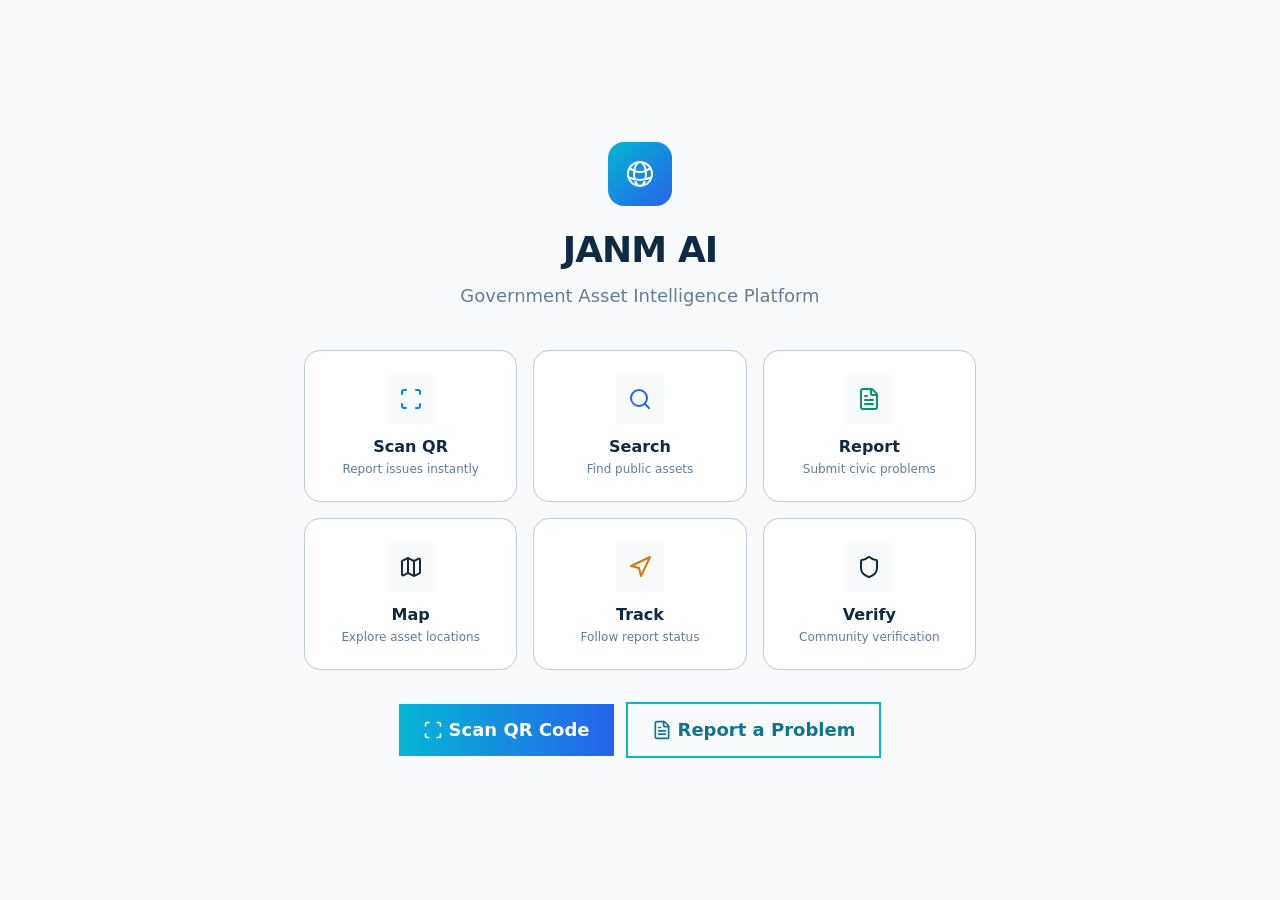
<file: index.html>
<!DOCTYPE html>
<html lang="en">
  <head>
    <meta charset="UTF-8" />
    <meta name="viewport" content="width=device-width, initial-scale=1.0" />
    <title>JANM AI — Government Asset Intelligence Platform</title>
    <link rel="icon" type="image/png" href="janm-ai.png" />
    <script type="module" crossorigin src="/assets/index-UBlfaPWF.js"></script>
    <link rel="modulepreload" crossorigin href="/assets/leaflet-CxePAL8w.js">
    <link rel="modulepreload" crossorigin href="/assets/react-vendor-CEevXFi_.js">
    <link rel="modulepreload" crossorigin href="/assets/charts-y6njXJ0f.js">
    <link rel="stylesheet" crossorigin href="/assets/leaflet-Dgihpmma.css">
    <link rel="stylesheet" crossorigin href="/assets/index-BJ29DDc9.css">
  </head>
  <body>
    <div id="root"></div>

  </body>
</html>
</file>
<file: assets/leaflet-Dgihpmma.css>
.leaflet-pane,.leaflet-tile,.leaflet-marker-icon,.leaflet-marker-shadow,.leaflet-tile-container,.leaflet-pane>svg,.leaflet-pane>canvas,.leaflet-zoom-box,.leaflet-image-layer,.leaflet-layer{position:absolute;left:0;top:0}.leaflet-container{overflow:hidden}.leaflet-tile,.leaflet-marker-icon,.leaflet-marker-shadow{-webkit-user-select:none;-moz-user-select:none;user-select:none;-webkit-user-drag:none}.leaflet-tile::-moz-selection{background:transparent}.leaflet-tile::selection{background:transparent}.leaflet-safari .leaflet-tile{image-rendering:-webkit-optimize-contrast}.leaflet-safari .leaflet-tile-container{width:1600px;height:1600px;-webkit-transform-origin:0 0}.leaflet-marker-icon,.leaflet-marker-shadow{display:block}.leaflet-container .leaflet-overlay-pane svg{max-width:none!important;max-height:none!important}.leaflet-container .leaflet-marker-pane img,.leaflet-container .leaflet-shadow-pane img,.leaflet-container .leaflet-tile-pane img,.leaflet-container img.leaflet-image-layer,.leaflet-container .leaflet-tile{max-width:none!important;max-height:none!important;width:auto;padding:0}.leaflet-container img.leaflet-tile{mix-blend-mode:plus-lighter}.leaflet-container.leaflet-touch-zoom{touch-action:pan-x pan-y}.leaflet-container.leaflet-touch-drag{touch-action:none;touch-action:pinch-zoom}.leaflet-container.leaflet-touch-drag.leaflet-touch-zoom{touch-action:none}.leaflet-container{-webkit-tap-highlight-color:transparent}.leaflet-container a{-webkit-tap-highlight-color:rgba(51,181,229,.4)}.leaflet-tile{filter:inherit;visibility:hidden}.leaflet-tile-loaded{visibility:inherit}.leaflet-zoom-box{width:0;height:0;box-sizing:border-box;z-index:800}.leaflet-overlay-pane svg{-moz-user-select:none}.leaflet-pane{z-index:400}.leaflet-tile-pane{z-index:200}.leaflet-overlay-pane{z-index:400}.leaflet-shadow-pane{z-index:500}.leaflet-marker-pane{z-index:600}.leaflet-tooltip-pane{z-index:650}.leaflet-popup-pane{z-index:700}.leaflet-map-pane canvas{z-index:100}.leaflet-map-pane svg{z-index:200}.leaflet-vml-shape{width:1px;height:1px}.lvml{behavior:url(#default#VML);display:inline-block;position:absolute}.leaflet-control{position:relative;z-index:800;pointer-events:visiblePainted;pointer-events:auto}.leaflet-top,.leaflet-bottom{position:absolute;z-index:1000;pointer-events:none}.leaflet-top{top:0}.leaflet-right{right:0}.leaflet-bottom{bottom:0}.leaflet-left{left:0}.leaflet-control{float:left;clear:both}.leaflet-right .leaflet-control{float:right}.leaflet-top .leaflet-control{margin-top:10px}.leaflet-bottom .leaflet-control{margin-bottom:10px}.leaflet-left .leaflet-control{margin-left:10px}.leaflet-right .leaflet-control{margin-right:10px}.leaflet-fade-anim .leaflet-popup{opacity:0;transition:opacity .2s linear}.leaflet-fade-anim .leaflet-map-pane .leaflet-popup{opacity:1}.leaflet-zoom-animated{transform-origin:0 0}svg.leaflet-zoom-animated{will-change:transform}.leaflet-zoom-anim .leaflet-zoom-animated{transition:transform .25s cubic-bezier(0,0,.25,1)}.leaflet-zoom-anim .leaflet-tile,.leaflet-pan-anim .leaflet-tile{transition:none}.leaflet-zoom-anim .leaflet-zoom-hide{visibility:hidden}.leaflet-interactive{cursor:pointer}.leaflet-grab{cursor:grab}.leaflet-crosshair,.leaflet-crosshair .leaflet-interactive{cursor:crosshair}.leaflet-popup-pane,.leaflet-control{cursor:auto}.leaflet-dragging .leaflet-grab,.leaflet-dragging .leaflet-grab .leaflet-interactive,.leaflet-dragging .leaflet-marker-draggable{cursor:move;cursor:grabbing}.leaflet-marker-icon,.leaflet-marker-shadow,.leaflet-image-layer,.leaflet-pane>svg path,.leaflet-tile-container{pointer-events:none}.leaflet-marker-icon.leaflet-interactive,.leaflet-image-layer.leaflet-interactive,.leaflet-pane>svg path.leaflet-interactive,svg.leaflet-image-layer.leaflet-interactive path{pointer-events:visiblePainted;pointer-events:auto}.leaflet-container{background:#ddd;outline-offset:1px}.leaflet-container a{color:#0078a8}.leaflet-zoom-box{border:2px dotted #38f;background:#ffffff80}.leaflet-container{font-family:Helvetica Neue,Arial,Helvetica,sans-serif;font-size:12px;font-size:.75rem;line-height:1.5}.leaflet-bar{box-shadow:0 1px 5px #000000a6;border-radius:4px}.leaflet-bar a{background-color:#fff;border-bottom:1px solid #ccc;width:26px;height:26px;line-height:26px;display:block;text-align:center;text-decoration:none;color:#000}.leaflet-bar a,.leaflet-control-layers-toggle{background-position:50% 50%;background-repeat:no-repeat;display:block}.leaflet-bar a:hover,.leaflet-bar a:focus{background-color:#f4f4f4}.leaflet-bar a:first-child{border-top-left-radius:4px;border-top-right-radius:4px}.leaflet-bar a:last-child{border-bottom-left-radius:4px;border-bottom-right-radius:4px;border-bottom:none}.leaflet-bar a.leaflet-disabled{cursor:default;background-color:#f4f4f4;color:#bbb}.leaflet-touch .leaflet-bar a{width:30px;height:30px;line-height:30px}.leaflet-touch .leaflet-bar a:first-child{border-top-left-radius:2px;border-top-right-radius:2px}.leaflet-touch .leaflet-bar a:last-child{border-bottom-left-radius:2px;border-bottom-right-radius:2px}.leaflet-control-zoom-in,.leaflet-control-zoom-out{font:700 18px Lucida Console,Monaco,monospace;text-indent:1px}.leaflet-touch .leaflet-control-zoom-in,.leaflet-touch .leaflet-control-zoom-out{font-size:22px}.leaflet-control-layers{box-shadow:0 1px 5px #0006;background:#fff;border-radius:5px}.leaflet-control-layers-toggle{background-image:url([data-uri]);width:36px;height:36px}.leaflet-retina .leaflet-control-layers-toggle{background-image:url([data-uri]);background-size:26px 26px}.leaflet-touch .leaflet-control-layers-toggle{width:44px;height:44px}.leaflet-control-layers .leaflet-control-layers-list,.leaflet-control-layers-expanded .leaflet-control-layers-toggle{display:none}.leaflet-control-layers-expanded .leaflet-control-layers-list{display:block;position:relative}.leaflet-control-layers-expanded{padding:6px 10px 6px 6px;color:#333;background:#fff}.leaflet-control-layers-scrollbar{overflow-y:scroll;overflow-x:hidden;padding-right:5px}.leaflet-control-layers-selector{margin-top:2px;position:relative;top:1px}.leaflet-control-layers label{display:block;font-size:13px;font-size:1.08333em}.leaflet-control-layers-separator{height:0;border-top:1px solid #ddd;margin:5px -10px 5px -6px}.leaflet-default-icon-path{background-image:url([data-uri])}.leaflet-container .leaflet-control-attribution{background:#fff;background:#fffc;margin:0}.leaflet-control-attribution,.leaflet-control-scale-line{padding:0 5px;color:#333;line-height:1.4}.leaflet-control-attribution a{text-decoration:none}.leaflet-control-attribution a:hover,.leaflet-control-attribution a:focus{text-decoration:underline}.leaflet-attribution-flag{display:inline!important;vertical-align:baseline!important;width:1em;height:.6669em}.leaflet-left .leaflet-control-scale{margin-left:5px}.leaflet-bottom .leaflet-control-scale{margin-bottom:5px}.leaflet-control-scale-line{border:2px solid #777;border-top:none;line-height:1.1;padding:2px 5px 1px;white-space:nowrap;box-sizing:border-box;background:#fffc;text-shadow:1px 1px #fff}.leaflet-control-scale-line:not(:first-child){border-top:2px solid #777;border-bottom:none;margin-top:-2px}.leaflet-control-scale-line:not(:first-child):not(:last-child){border-bottom:2px solid #777}.leaflet-touch .leaflet-control-attribution,.leaflet-touch .leaflet-control-layers,.leaflet-touch .leaflet-bar{box-shadow:none}.leaflet-touch .leaflet-control-layers,.leaflet-touch .leaflet-bar{border:2px solid rgba(0,0,0,.2);background-clip:padding-box}.leaflet-popup{position:absolute;text-align:center;margin-bottom:20px}.leaflet-popup-content-wrapper{padding:1px;text-align:left;border-radius:12px}.leaflet-popup-content{margin:13px 24px 13px 20px;line-height:1.3;font-size:13px;font-size:1.08333em;min-height:1px}.leaflet-popup-content p{margin:1.3em 0}.leaflet-popup-tip-container{width:40px;height:20px;position:absolute;left:50%;margin-top:-1px;margin-left:-20px;overflow:hidden;pointer-events:none}.leaflet-popup-tip{width:17px;height:17px;padding:1px;margin:-10px auto 0;pointer-events:auto;transform:rotate(45deg)}.leaflet-popup-content-wrapper,.leaflet-popup-tip{background:#fff;color:#333;box-shadow:0 3px 14px #0006}.leaflet-container a.leaflet-popup-close-button{position:absolute;top:0;right:0;border:none;text-align:center;width:24px;height:24px;font:16px/24px Tahoma,Verdana,sans-serif;color:#757575;text-decoration:none;background:transparent}.leaflet-container a.leaflet-popup-close-button:hover,.leaflet-container a.leaflet-popup-close-button:focus{color:#585858}.leaflet-popup-scrolled{overflow:auto}.leaflet-oldie .leaflet-popup-content-wrapper{-ms-zoom:1}.leaflet-oldie .leaflet-popup-tip{width:24px;margin:0 auto;-ms-filter:"progid:DXImageTransform.Microsoft.Matrix(M11=0.70710678, M12=0.70710678, M21=-0.70710678, M22=0.70710678)";filter:progid:DXImageTransform.Microsoft.Matrix(M11=.70710678,M12=.70710678,M21=-.70710678,M22=.70710678)}.leaflet-oldie .leaflet-control-zoom,.leaflet-oldie .leaflet-control-layers,.leaflet-oldie .leaflet-popup-content-wrapper,.leaflet-oldie .leaflet-popup-tip{border:1px solid #999}.leaflet-div-icon{background:#fff;border:1px solid #666}.leaflet-tooltip{position:absolute;padding:6px;background-color:#fff;border:1px solid #fff;border-radius:3px;color:#222;white-space:nowrap;-webkit-user-select:none;-moz-user-select:none;user-select:none;pointer-events:none;box-shadow:0 1px 3px #0006}.leaflet-tooltip.leaflet-interactive{cursor:pointer;pointer-events:auto}.leaflet-tooltip-top:before,.leaflet-tooltip-bottom:before,.leaflet-tooltip-left:before,.leaflet-tooltip-right:before{position:absolute;pointer-events:none;border:6px solid transparent;background:transparent;content:""}.leaflet-tooltip-bottom{margin-top:6px}.leaflet-tooltip-top{margin-top:-6px}.leaflet-tooltip-bottom:before,.leaflet-tooltip-top:before{left:50%;margin-left:-6px}.leaflet-tooltip-top:before{bottom:0;margin-bottom:-12px;border-top-color:#fff}.leaflet-tooltip-bottom:before{top:0;margin-top:-12px;margin-left:-6px;border-bottom-color:#fff}.leaflet-tooltip-left{margin-left:-6px}.leaflet-tooltip-right{margin-left:6px}.leaflet-tooltip-left:before,.leaflet-tooltip-right:before{top:50%;margin-top:-6px}.leaflet-tooltip-left:before{right:0;margin-right:-12px;border-left-color:#fff}.leaflet-tooltip-right:before{left:0;margin-left:-12px;border-right-color:#fff}@media print{.leaflet-control{-webkit-print-color-adjust:exact;print-color-adjust:exact}}
</file>
<file: assets/index-BJ29DDc9.css>
*,:before,:after{--tw-border-spacing-x: 0;--tw-border-spacing-y: 0;--tw-translate-x: 0;--tw-translate-y: 0;--tw-rotate: 0;--tw-skew-x: 0;--tw-skew-y: 0;--tw-scale-x: 1;--tw-scale-y: 1;--tw-pan-x: ;--tw-pan-y: ;--tw-pinch-zoom: ;--tw-scroll-snap-strictness: proximity;--tw-gradient-from-position: ;--tw-gradient-via-position: ;--tw-gradient-to-position: ;--tw-ordinal: ;--tw-slashed-zero: ;--tw-numeric-figure: ;--tw-numeric-spacing: ;--tw-numeric-fraction: ;--tw-ring-inset: ;--tw-ring-offset-width: 0px;--tw-ring-offset-color: #fff;--tw-ring-color: rgb(59 130 246 / .5);--tw-ring-offset-shadow: 0 0 #0000;--tw-ring-shadow: 0 0 #0000;--tw-shadow: 0 0 #0000;--tw-shadow-colored: 0 0 #0000;--tw-blur: ;--tw-brightness: ;--tw-contrast: ;--tw-grayscale: ;--tw-hue-rotate: ;--tw-invert: ;--tw-saturate: ;--tw-sepia: ;--tw-drop-shadow: ;--tw-backdrop-blur: ;--tw-backdrop-brightness: ;--tw-backdrop-contrast: ;--tw-backdrop-grayscale: ;--tw-backdrop-hue-rotate: ;--tw-backdrop-invert: ;--tw-backdrop-opacity: ;--tw-backdrop-saturate: ;--tw-backdrop-sepia: ;--tw-contain-size: ;--tw-contain-layout: ;--tw-contain-paint: ;--tw-contain-style: }::backdrop{--tw-border-spacing-x: 0;--tw-border-spacing-y: 0;--tw-translate-x: 0;--tw-translate-y: 0;--tw-rotate: 0;--tw-skew-x: 0;--tw-skew-y: 0;--tw-scale-x: 1;--tw-scale-y: 1;--tw-pan-x: ;--tw-pan-y: ;--tw-pinch-zoom: ;--tw-scroll-snap-strictness: proximity;--tw-gradient-from-position: ;--tw-gradient-via-position: ;--tw-gradient-to-position: ;--tw-ordinal: ;--tw-slashed-zero: ;--tw-numeric-figure: ;--tw-numeric-spacing: ;--tw-numeric-fraction: ;--tw-ring-inset: ;--tw-ring-offset-width: 0px;--tw-ring-offset-color: #fff;--tw-ring-color: rgb(59 130 246 / .5);--tw-ring-offset-shadow: 0 0 #0000;--tw-ring-shadow: 0 0 #0000;--tw-shadow: 0 0 #0000;--tw-shadow-colored: 0 0 #0000;--tw-blur: ;--tw-brightness: ;--tw-contrast: ;--tw-grayscale: ;--tw-hue-rotate: ;--tw-invert: ;--tw-saturate: ;--tw-sepia: ;--tw-drop-shadow: ;--tw-backdrop-blur: ;--tw-backdrop-brightness: ;--tw-backdrop-contrast: ;--tw-backdrop-grayscale: ;--tw-backdrop-hue-rotate: ;--tw-backdrop-invert: ;--tw-backdrop-opacity: ;--tw-backdrop-saturate: ;--tw-backdrop-sepia: ;--tw-contain-size: ;--tw-contain-layout: ;--tw-contain-paint: ;--tw-contain-style: }*,:before,:after{box-sizing:border-box;border-width:0;border-style:solid;border-color:#e5e7eb}:before,:after{--tw-content: ""}html,:host{line-height:1.5;-webkit-text-size-adjust:100%;-moz-tab-size:4;-o-tab-size:4;tab-size:4;font-family:Inter,ui-sans-serif,system-ui,sans-serif;font-feature-settings:normal;font-variation-settings:normal;-webkit-tap-highlight-color:transparent}body{margin:0;line-height:inherit}hr{height:0;color:inherit;border-top-width:1px}abbr:where([title]){-webkit-text-decoration:underline dotted;text-decoration:underline dotted}h1,h2,h3,h4,h5,h6{font-size:inherit;font-weight:inherit}a{color:inherit;text-decoration:inherit}b,strong{font-weight:bolder}code,kbd,samp,pre{font-family:JetBrains Mono,ui-monospace,SFMono-Regular,monospace;font-feature-settings:normal;font-variation-settings:normal;font-size:1em}small{font-size:80%}sub,sup{font-size:75%;line-height:0;position:relative;vertical-align:baseline}sub{bottom:-.25em}sup{top:-.5em}table{text-indent:0;border-color:inherit;border-collapse:collapse}button,input,optgroup,select,textarea{font-family:inherit;font-feature-settings:inherit;font-variation-settings:inherit;font-size:100%;font-weight:inherit;line-height:inherit;letter-spacing:inherit;color:inherit;margin:0;padding:0}button,select{text-transform:none}button,input:where([type=button]),input:where([type=reset]),input:where([type=submit]){-webkit-appearance:button;background-color:transparent;background-image:none}:-moz-focusring{outline:auto}:-moz-ui-invalid{box-shadow:none}progress{vertical-align:baseline}::-webkit-inner-spin-button,::-webkit-outer-spin-button{height:auto}[type=search]{-webkit-appearance:textfield;outline-offset:-2px}::-webkit-search-decoration{-webkit-appearance:none}::-webkit-file-upload-button{-webkit-appearance:button;font:inherit}summary{display:list-item}blockquote,dl,dd,h1,h2,h3,h4,h5,h6,hr,figure,p,pre{margin:0}fieldset{margin:0;padding:0}legend{padding:0}ol,ul,menu{list-style:none;margin:0;padding:0}dialog{padding:0}textarea{resize:vertical}input::-moz-placeholder,textarea::-moz-placeholder{opacity:1;color:#9ca3af}input::placeholder,textarea::placeholder{opacity:1;color:#9ca3af}button,[role=button]{cursor:pointer}:disabled{cursor:default}img,svg,video,canvas,audio,iframe,embed,object{display:block;vertical-align:middle}img,video{max-width:100%;height:auto}[hidden]:where(:not([hidden=until-found])){display:none}:root{--color-primary: #0ea5e9;--color-primary-600: #0284c7;--color-navy: #0f172a;--color-navy-900: #102a43;--color-success: #10b981;--color-warning: #f59e0b;--color-critical: #ef4444;--color-cyan: #06b6d4;--accent-50: #f0f9ff;--accent-100: #e0f2fe;--accent-200: #bae6fd;--accent-300: #7dd3fc;--accent-400: #38bdf8;--accent-500: #0ea5e9;--accent-600: #0284c7;--accent-700: #0369a1;--accent-800: #075985;--accent-900: #0c4a6e;--pref-radius: .5rem;--pref-radius-sm: .375rem;--pref-radius-md: .5rem;--pref-radius-lg: .75rem;--pref-radius-xl: 1rem;--pref-shadow: 0 1px 3px 0 rgb(0 0 0 / .1), 0 1px 2px -1px rgb(0 0 0 / .1);--pref-shadow-sm: 0 1px 2px 0 rgb(0 0 0 / .05);--pref-shadow-lg: 0 10px 15px -3px rgb(0 0 0 / .1), 0 4px 6px -4px rgb(0 0 0 / .1);--pref-font-scale: 1;--pref-density-gap: .75rem;--pref-density-padding: 1rem;--pref-sidebar-width: 16rem}html{scroll-behavior:smooth;-webkit-font-smoothing:antialiased;-moz-osx-font-smoothing:grayscale;text-rendering:optimizeLegibility}body{--tw-bg-opacity: 1;background-color:rgb(249 250 251 / var(--tw-bg-opacity, 1));--tw-text-opacity: 1;color:rgb(16 42 67 / var(--tw-text-opacity, 1));-webkit-font-smoothing:antialiased;-moz-osx-font-smoothing:grayscale;font-family:Inter,ui-sans-serif,system-ui,sans-serif}.dark body{--tw-bg-opacity: 1;background-color:rgb(2 6 23 / var(--tw-bg-opacity, 1));--tw-text-opacity: 1;color:rgb(240 244 248 / var(--tw-text-opacity, 1))}#root{display:flex;min-height:100vh;flex-direction:column}.container{width:100%}@media (min-width: 640px){.container{max-width:640px}}@media (min-width: 768px){.container{max-width:768px}}@media (min-width: 1024px){.container{max-width:1024px}}@media (min-width: 1280px){.container{max-width:1280px}}@media (min-width: 1536px){.container{max-width:1536px}}.section-header{display:flex;align-items:center;justify-content:space-between;gap:1rem}.section-title{font-size:1.25rem;line-height:1.75rem;font-weight:700;letter-spacing:-.025em;--tw-text-opacity: 1;color:rgb(16 42 67 / var(--tw-text-opacity, 1))}.section-subtitle{font-size:.875rem;line-height:1.25rem;font-weight:500;--tw-text-opacity: 1;color:rgb(98 125 152 / var(--tw-text-opacity, 1))}.dark .section-title{--tw-text-opacity: 1;color:rgb(240 244 248 / var(--tw-text-opacity, 1))}.dark .section-subtitle{--tw-text-opacity: 1;color:rgb(130 154 177 / var(--tw-text-opacity, 1))}.sr-only{position:absolute;width:1px;height:1px;padding:0;margin:-1px;overflow:hidden;clip:rect(0,0,0,0);white-space:nowrap;border-width:0}.pointer-events-none{pointer-events:none}.visible{visibility:visible}.static{position:static}.fixed{position:fixed}.absolute{position:absolute}.relative{position:relative}.sticky{position:sticky}.inset-0{inset:0}.inset-y-0{top:0;bottom:0}.-left-1{left:-.25rem}.-left-\[2\.35rem\]{left:-2.35rem}.-right-0\.5{right:-.125rem}.-top-0\.5{top:-.125rem}.bottom-0{bottom:0}.bottom-4{bottom:1rem}.left-0{left:0}.left-1\/2{left:50%}.left-3{left:.75rem}.left-full{left:100%}.right-0{right:0}.right-4{right:1rem}.top-0{top:0}.top-1\/2{top:50%}.top-\[18px\]{top:18px}.top-full{top:100%}.-z-10{z-index:-10}.z-10{z-index:10}.z-30{z-index:30}.z-40{z-index:40}.z-50{z-index:50}.z-modal{z-index:1040}.z-sticky{z-index:1020}.mx-2{margin-left:.5rem;margin-right:.5rem}.mx-5{margin-left:1.25rem;margin-right:1.25rem}.mx-auto{margin-left:auto;margin-right:auto}.my-2{margin-top:.5rem;margin-bottom:.5rem}.my-4{margin-top:1rem;margin-bottom:1rem}.-ml-1{margin-left:-.25rem}.-mt-3{margin-top:-.75rem}.mb-1{margin-bottom:.25rem}.mb-1\.5{margin-bottom:.375rem}.mb-10{margin-bottom:2.5rem}.mb-2{margin-bottom:.5rem}.mb-3{margin-bottom:.75rem}.mb-4{margin-bottom:1rem}.mb-6{margin-bottom:1.5rem}.mb-8{margin-bottom:2rem}.ml-1\.5{margin-left:.375rem}.ml-2{margin-left:.5rem}.mr-1{margin-right:.25rem}.mr-1\.5{margin-right:.375rem}.mr-2{margin-right:.5rem}.mt-0\.5{margin-top:.125rem}.mt-1{margin-top:.25rem}.mt-1\.5{margin-top:.375rem}.mt-12{margin-top:3rem}.mt-2{margin-top:.5rem}.mt-3{margin-top:.75rem}.mt-4{margin-top:1rem}.mt-5{margin-top:1.25rem}.mt-6{margin-top:1.5rem}.mt-8{margin-top:2rem}.line-clamp-1{overflow:hidden;display:-webkit-box;-webkit-box-orient:vertical;-webkit-line-clamp:1}.line-clamp-2{overflow:hidden;display:-webkit-box;-webkit-box-orient:vertical;-webkit-line-clamp:2}.block{display:block}.flex{display:flex}.inline-flex{display:inline-flex}.table{display:table}.grid{display:grid}.hidden{display:none}.h-0\.5{height:.125rem}.h-10{height:2.5rem}.h-11{height:2.75rem}.h-12{height:3rem}.h-14{height:3.5rem}.h-16{height:4rem}.h-2{height:.5rem}.h-2\.5{height:.625rem}.h-20{height:5rem}.h-24{height:6rem}.h-3{height:.75rem}.h-3\.5{height:.875rem}.h-4{height:1rem}.h-40{height:10rem}.h-48{height:12rem}.h-5{height:1.25rem}.h-56{height:14rem}.h-6{height:1.5rem}.h-64{height:16rem}.h-7{height:1.75rem}.h-8{height:2rem}.h-9{height:2.25rem}.h-\[260px\]{height:260px}.h-\[360px\]{height:360px}.h-\[600px\]{height:600px}.h-full{height:100%}.h-screen{height:100vh}.max-h-40{max-height:10rem}.max-h-64{max-height:16rem}.max-h-\[28rem\]{max-height:28rem}.max-h-\[50vh\]{max-height:50vh}.max-h-\[calc\(100vh-12rem\)\]{max-height:calc(100vh - 12rem)}.min-h-\[50vh\]{min-height:50vh}.min-h-screen{min-height:100vh}.w-1{width:.25rem}.w-1\/2{width:50%}.w-1\/3{width:33.333333%}.w-10{width:2.5rem}.w-12{width:3rem}.w-14{width:3.5rem}.w-16{width:4rem}.w-2{width:.5rem}.w-2\.5{width:.625rem}.w-2\/3{width:66.666667%}.w-20{width:5rem}.w-24{width:6rem}.w-3{width:.75rem}.w-3\.5{width:.875rem}.w-3\/4{width:75%}.w-32{width:8rem}.w-36{width:9rem}.w-4{width:1rem}.w-40{width:10rem}.w-48{width:12rem}.w-5{width:1.25rem}.w-56{width:14rem}.w-6{width:1.5rem}.w-64{width:16rem}.w-7{width:1.75rem}.w-8{width:2rem}.w-9{width:2.25rem}.w-96{width:24rem}.w-auto{width:auto}.w-full{width:100%}.w-px{width:1px}.min-w-0{min-width:0px}.min-w-\[200px\]{min-width:200px}.min-w-\[240px\]{min-width:240px}.min-w-full{min-width:100%}.max-w-2xl{max-width:42rem}.max-w-7xl{max-width:80rem}.max-w-\[60\%\]{max-width:60%}.max-w-lg{max-width:32rem}.max-w-md{max-width:28rem}.max-w-sm{max-width:24rem}.max-w-xl{max-width:36rem}.max-w-xs{max-width:20rem}.flex-1{flex:1 1 0%}.flex-shrink-0,.shrink-0{flex-shrink:0}.-translate-x-1\/2{--tw-translate-x: -50%;transform:translate(var(--tw-translate-x),var(--tw-translate-y)) rotate(var(--tw-rotate)) skew(var(--tw-skew-x)) skewY(var(--tw-skew-y)) scaleX(var(--tw-scale-x)) scaleY(var(--tw-scale-y))}.-translate-y-1\/2{--tw-translate-y: -50%;transform:translate(var(--tw-translate-x),var(--tw-translate-y)) rotate(var(--tw-rotate)) skew(var(--tw-skew-x)) skewY(var(--tw-skew-y)) scaleX(var(--tw-scale-x)) scaleY(var(--tw-scale-y))}.rotate-45{--tw-rotate: 45deg;transform:translate(var(--tw-translate-x),var(--tw-translate-y)) rotate(var(--tw-rotate)) skew(var(--tw-skew-x)) skewY(var(--tw-skew-y)) scaleX(var(--tw-scale-x)) scaleY(var(--tw-scale-y))}.transform{transform:translate(var(--tw-translate-x),var(--tw-translate-y)) rotate(var(--tw-rotate)) skew(var(--tw-skew-x)) skewY(var(--tw-skew-y)) scaleX(var(--tw-scale-x)) scaleY(var(--tw-scale-y))}.animate-none{animation:none}@keyframes pulse{50%{opacity:.5}}.animate-pulse{animation:pulse 2s cubic-bezier(.4,0,.6,1) infinite}.animate-spin{animation:animate-spin}.cursor-not-allowed{cursor:not-allowed}.cursor-pointer{cursor:pointer}.select-none{-webkit-user-select:none;-moz-user-select:none;user-select:none}.list-inside{list-style-position:inside}.list-disc{list-style-type:disc}.grid-cols-1{grid-template-columns:repeat(1,minmax(0,1fr))}.grid-cols-2{grid-template-columns:repeat(2,minmax(0,1fr))}.grid-cols-3{grid-template-columns:repeat(3,minmax(0,1fr))}.grid-cols-\[auto_1fr\]{grid-template-columns:auto 1fr}.flex-col{flex-direction:column}.flex-wrap{flex-wrap:wrap}.items-start{align-items:flex-start}.items-end{align-items:flex-end}.items-center{align-items:center}.items-baseline{align-items:baseline}.justify-start{justify-content:flex-start}.justify-end{justify-content:flex-end}.justify-center{justify-content:center}.justify-between{justify-content:space-between}.gap-0\.5{gap:.125rem}.gap-1{gap:.25rem}.gap-1\.5{gap:.375rem}.gap-2{gap:.5rem}.gap-2\.5{gap:.625rem}.gap-3{gap:.75rem}.gap-4{gap:1rem}.gap-5{gap:1.25rem}.gap-6{gap:1.5rem}.gap-8{gap:2rem}.gap-x-3{-moz-column-gap:.75rem;column-gap:.75rem}.gap-y-2{row-gap:.5rem}.space-y-0\.5>:not([hidden])~:not([hidden]){--tw-space-y-reverse: 0;margin-top:calc(.125rem * calc(1 - var(--tw-space-y-reverse)));margin-bottom:calc(.125rem * var(--tw-space-y-reverse))}.space-y-1>:not([hidden])~:not([hidden]){--tw-space-y-reverse: 0;margin-top:calc(.25rem * calc(1 - var(--tw-space-y-reverse)));margin-bottom:calc(.25rem * var(--tw-space-y-reverse))}.space-y-2>:not([hidden])~:not([hidden]){--tw-space-y-reverse: 0;margin-top:calc(.5rem * calc(1 - var(--tw-space-y-reverse)));margin-bottom:calc(.5rem * var(--tw-space-y-reverse))}.space-y-3>:not([hidden])~:not([hidden]){--tw-space-y-reverse: 0;margin-top:calc(.75rem * calc(1 - var(--tw-space-y-reverse)));margin-bottom:calc(.75rem * var(--tw-space-y-reverse))}.space-y-4>:not([hidden])~:not([hidden]){--tw-space-y-reverse: 0;margin-top:calc(1rem * calc(1 - var(--tw-space-y-reverse)));margin-bottom:calc(1rem * var(--tw-space-y-reverse))}.space-y-5>:not([hidden])~:not([hidden]){--tw-space-y-reverse: 0;margin-top:calc(1.25rem * calc(1 - var(--tw-space-y-reverse)));margin-bottom:calc(1.25rem * var(--tw-space-y-reverse))}.space-y-6>:not([hidden])~:not([hidden]){--tw-space-y-reverse: 0;margin-top:calc(1.5rem * calc(1 - var(--tw-space-y-reverse)));margin-bottom:calc(1.5rem * var(--tw-space-y-reverse))}.divide-y>:not([hidden])~:not([hidden]){--tw-divide-y-reverse: 0;border-top-width:calc(1px * calc(1 - var(--tw-divide-y-reverse)));border-bottom-width:calc(1px * var(--tw-divide-y-reverse))}.divide-navy-100>:not([hidden])~:not([hidden]){--tw-divide-opacity: 1;border-color:rgb(217 226 236 / var(--tw-divide-opacity, 1))}.divide-navy-200>:not([hidden])~:not([hidden]){--tw-divide-opacity: 1;border-color:rgb(188 204 220 / var(--tw-divide-opacity, 1))}.self-end{align-self:flex-end}.overflow-auto{overflow:auto}.overflow-hidden{overflow:hidden}.overflow-x-auto{overflow-x:auto}.overflow-y-auto{overflow-y:auto}.truncate{overflow:hidden;text-overflow:ellipsis;white-space:nowrap}.whitespace-nowrap{white-space:nowrap}.whitespace-pre-wrap{white-space:pre-wrap}.break-all{word-break:break-all}.rounded{border-radius:.25rem}.rounded-2xl{border-radius:1rem}.rounded-full{border-radius:rounded-full}.rounded-lg{border-radius:rounded-xl}.rounded-md{border-radius:rounded-lg}.rounded-xl{border-radius:rounded-2xl}.rounded-r-full{border-top-right-radius:rounded-full;border-bottom-right-radius:rounded-full}.border{border-width:1px}.border-0{border-width:0px}.border-2{border-width:2px}.border-4{border-width:4px}.border-b{border-bottom-width:1px}.border-l-2{border-left-width:2px}.border-r{border-right-width:1px}.border-t{border-top-width:1px}.border-dashed{border-style:dashed}.border-\[var\(--accent-500\)\]{border-color:var(--accent-500)}.border-amber-200{--tw-border-opacity: 1;border-color:rgb(253 230 138 / var(--tw-border-opacity, 1))}.border-cyan-100{--tw-border-opacity: 1;border-color:rgb(207 250 254 / var(--tw-border-opacity, 1))}.border-cyan-200{--tw-border-opacity: 1;border-color:rgb(165 243 252 / var(--tw-border-opacity, 1))}.border-cyan-300{--tw-border-opacity: 1;border-color:rgb(103 232 249 / var(--tw-border-opacity, 1))}.border-cyan-500{--tw-border-opacity: 1;border-color:rgb(6 182 212 / var(--tw-border-opacity, 1))}.border-emerald-200{--tw-border-opacity: 1;border-color:rgb(167 243 208 / var(--tw-border-opacity, 1))}.border-emerald-500{--tw-border-opacity: 1;border-color:rgb(16 185 129 / var(--tw-border-opacity, 1))}.border-navy-100{--tw-border-opacity: 1;border-color:rgb(217 226 236 / var(--tw-border-opacity, 1))}.border-navy-200{--tw-border-opacity: 1;border-color:rgb(188 204 220 / var(--tw-border-opacity, 1))}.border-navy-300{--tw-border-opacity: 1;border-color:rgb(159 179 200 / var(--tw-border-opacity, 1))}.border-navy-50{--tw-border-opacity: 1;border-color:rgb(240 244 248 / var(--tw-border-opacity, 1))}.border-red-200{--tw-border-opacity: 1;border-color:rgb(254 202 202 / var(--tw-border-opacity, 1))}.border-red-800{--tw-border-opacity: 1;border-color:rgb(153 27 27 / var(--tw-border-opacity, 1))}.border-slate-700{--tw-border-opacity: 1;border-color:rgb(51 65 85 / var(--tw-border-opacity, 1))}.border-white\/10{border-color:#ffffff1a}.border-yellow-200{--tw-border-opacity: 1;border-color:rgb(254 240 138 / var(--tw-border-opacity, 1))}.border-t-cyan-500{--tw-border-opacity: 1;border-top-color:rgb(6 182 212 / var(--tw-border-opacity, 1))}.bg-\[var\(--accent-50\)\]{background-color:var(--accent-50)}.bg-amber-50{--tw-bg-opacity: 1;background-color:rgb(255 251 235 / var(--tw-bg-opacity, 1))}.bg-amber-50\/50{background-color:#fffbeb80}.bg-amber-500{--tw-bg-opacity: 1;background-color:rgb(245 158 11 / var(--tw-bg-opacity, 1))}.bg-black\/20{background-color:#0003}.bg-black\/40{background-color:#0006}.bg-blue-50{--tw-bg-opacity: 1;background-color:rgb(239 246 255 / var(--tw-bg-opacity, 1))}.bg-critical-100{--tw-bg-opacity: 1;background-color:rgb(254 226 226 / var(--tw-bg-opacity, 1))}.bg-critical-50{--tw-bg-opacity: 1;background-color:rgb(254 242 242 / var(--tw-bg-opacity, 1))}.bg-critical-50\/30{background-color:#fef2f24d}.bg-critical-50\/50{background-color:#fef2f280}.bg-critical-500{--tw-bg-opacity: 1;background-color:rgb(239 68 68 / var(--tw-bg-opacity, 1))}.bg-cyan-100{--tw-bg-opacity: 1;background-color:rgb(207 250 254 / var(--tw-bg-opacity, 1))}.bg-cyan-50{--tw-bg-opacity: 1;background-color:rgb(236 254 255 / var(--tw-bg-opacity, 1))}.bg-cyan-50\/50{background-color:#ecfeff80}.bg-cyan-50\/60{background-color:#ecfeff99}.bg-cyan-500{--tw-bg-opacity: 1;background-color:rgb(6 182 212 / var(--tw-bg-opacity, 1))}.bg-cyan-600{--tw-bg-opacity: 1;background-color:rgb(8 145 178 / var(--tw-bg-opacity, 1))}.bg-emerald-100{--tw-bg-opacity: 1;background-color:rgb(209 250 229 / var(--tw-bg-opacity, 1))}.bg-emerald-50{--tw-bg-opacity: 1;background-color:rgb(236 253 245 / var(--tw-bg-opacity, 1))}.bg-emerald-50\/50{background-color:#ecfdf580}.bg-emerald-500{--tw-bg-opacity: 1;background-color:rgb(16 185 129 / var(--tw-bg-opacity, 1))}.bg-gray-50{--tw-bg-opacity: 1;background-color:rgb(249 250 251 / var(--tw-bg-opacity, 1))}.bg-navy-100{--tw-bg-opacity: 1;background-color:rgb(217 226 236 / var(--tw-bg-opacity, 1))}.bg-navy-200{--tw-bg-opacity: 1;background-color:rgb(188 204 220 / var(--tw-bg-opacity, 1))}.bg-navy-50{--tw-bg-opacity: 1;background-color:rgb(240 244 248 / var(--tw-bg-opacity, 1))}.bg-navy-50\/40{background-color:#f0f4f866}.bg-navy-50\/50{background-color:#f0f4f880}.bg-navy-900{--tw-bg-opacity: 1;background-color:rgb(16 42 67 / var(--tw-bg-opacity, 1))}.bg-navy-900\/40{background-color:#102a4366}.bg-navy-900\/50{background-color:#102a4380}.bg-orange-50{--tw-bg-opacity: 1;background-color:rgb(255 247 237 / var(--tw-bg-opacity, 1))}.bg-red-100{--tw-bg-opacity: 1;background-color:rgb(254 226 226 / var(--tw-bg-opacity, 1))}.bg-red-50{--tw-bg-opacity: 1;background-color:rgb(254 242 242 / var(--tw-bg-opacity, 1))}.bg-red-600{--tw-bg-opacity: 1;background-color:rgb(220 38 38 / var(--tw-bg-opacity, 1))}.bg-red-950\/50{background-color:#450a0a80}.bg-slate-800{--tw-bg-opacity: 1;background-color:rgb(30 41 59 / var(--tw-bg-opacity, 1))}.bg-slate-900{--tw-bg-opacity: 1;background-color:rgb(15 23 42 / var(--tw-bg-opacity, 1))}.bg-slate-950{--tw-bg-opacity: 1;background-color:rgb(2 6 23 / var(--tw-bg-opacity, 1))}.bg-success-500{--tw-bg-opacity: 1;background-color:rgb(16 185 129 / var(--tw-bg-opacity, 1))}.bg-transparent{background-color:transparent}.bg-white{--tw-bg-opacity: 1;background-color:rgb(255 255 255 / var(--tw-bg-opacity, 1))}.bg-white\/80{background-color:#fffc}.bg-white\/95{background-color:#fffffff2}.bg-yellow-50{--tw-bg-opacity: 1;background-color:rgb(254 252 232 / var(--tw-bg-opacity, 1))}.bg-gradient-to-br{background-image:linear-gradient(to bottom right,var(--tw-gradient-stops))}.bg-gradient-to-r{background-image:linear-gradient(to right,var(--tw-gradient-stops))}.from-amber-400{--tw-gradient-from: #fbbf24 var(--tw-gradient-from-position);--tw-gradient-to: rgb(251 191 36 / 0) var(--tw-gradient-to-position);--tw-gradient-stops: var(--tw-gradient-from), var(--tw-gradient-to)}.from-cyan-500{--tw-gradient-from: #06b6d4 var(--tw-gradient-from-position);--tw-gradient-to: rgb(6 182 212 / 0) var(--tw-gradient-to-position);--tw-gradient-stops: var(--tw-gradient-from), var(--tw-gradient-to)}.from-cyan-600{--tw-gradient-from: #0891b2 var(--tw-gradient-from-position);--tw-gradient-to: rgb(8 145 178 / 0) var(--tw-gradient-to-position);--tw-gradient-stops: var(--tw-gradient-from), var(--tw-gradient-to)}.from-emerald-400{--tw-gradient-from: #34d399 var(--tw-gradient-from-position);--tw-gradient-to: rgb(52 211 153 / 0) var(--tw-gradient-to-position);--tw-gradient-stops: var(--tw-gradient-from), var(--tw-gradient-to)}.from-emerald-500{--tw-gradient-from: #10b981 var(--tw-gradient-from-position);--tw-gradient-to: rgb(16 185 129 / 0) var(--tw-gradient-to-position);--tw-gradient-stops: var(--tw-gradient-from), var(--tw-gradient-to)}.from-navy-900{--tw-gradient-from: #102a43 var(--tw-gradient-from-position);--tw-gradient-to: rgb(16 42 67 / 0) var(--tw-gradient-to-position);--tw-gradient-stops: var(--tw-gradient-from), var(--tw-gradient-to)}.from-red-400{--tw-gradient-from: #f87171 var(--tw-gradient-from-position);--tw-gradient-to: rgb(248 113 113 / 0) var(--tw-gradient-to-position);--tw-gradient-stops: var(--tw-gradient-from), var(--tw-gradient-to)}.from-slate-900{--tw-gradient-from: #0f172a var(--tw-gradient-from-position);--tw-gradient-to: rgb(15 23 42 / 0) var(--tw-gradient-to-position);--tw-gradient-stops: var(--tw-gradient-from), var(--tw-gradient-to)}.from-slate-950{--tw-gradient-from: #020617 var(--tw-gradient-from-position);--tw-gradient-to: rgb(2 6 23 / 0) var(--tw-gradient-to-position);--tw-gradient-stops: var(--tw-gradient-from), var(--tw-gradient-to)}.from-white{--tw-gradient-from: #fff var(--tw-gradient-from-position);--tw-gradient-to: rgb(255 255 255 / 0) var(--tw-gradient-to-position);--tw-gradient-stops: var(--tw-gradient-from), var(--tw-gradient-to)}.via-navy-800{--tw-gradient-to: rgb(36 59 83 / 0) var(--tw-gradient-to-position);--tw-gradient-stops: var(--tw-gradient-from), #243b53 var(--tw-gradient-via-position), var(--tw-gradient-to)}.via-navy-900{--tw-gradient-to: rgb(16 42 67 / 0) var(--tw-gradient-to-position);--tw-gradient-stops: var(--tw-gradient-from), #102a43 var(--tw-gradient-via-position), var(--tw-gradient-to)}.via-navy-950{--tw-gradient-to: rgb(6 24 38 / 0) var(--tw-gradient-to-position);--tw-gradient-stops: var(--tw-gradient-from), #061826 var(--tw-gradient-via-position), var(--tw-gradient-to)}.to-amber-600{--tw-gradient-to: #d97706 var(--tw-gradient-to-position)}.to-blue-600{--tw-gradient-to: #2563eb var(--tw-gradient-to-position)}.to-cyan-50\/30{--tw-gradient-to: rgb(236 254 255 / .3) var(--tw-gradient-to-position)}.to-emerald-600{--tw-gradient-to: #059669 var(--tw-gradient-to-position)}.to-navy-800{--tw-gradient-to: #243b53 var(--tw-gradient-to-position)}.to-red-600{--tw-gradient-to: #dc2626 var(--tw-gradient-to-position)}.to-slate-900{--tw-gradient-to: #0f172a var(--tw-gradient-to-position)}.object-contain{-o-object-fit:contain;object-fit:contain}.object-cover{-o-object-fit:cover;object-fit:cover}.p-0{padding:0}.p-0\.5{padding:.125rem}.p-1{padding:.25rem}.p-2{padding:.5rem}.p-3{padding:.75rem}.p-4{padding:1rem}.p-5{padding:1.25rem}.p-6{padding:1.5rem}.p-8{padding:2rem}.px-1{padding-left:.25rem;padding-right:.25rem}.px-1\.5{padding-left:.375rem;padding-right:.375rem}.px-2{padding-left:.5rem;padding-right:.5rem}.px-2\.5{padding-left:.625rem;padding-right:.625rem}.px-3{padding-left:.75rem;padding-right:.75rem}.px-3\.5{padding-left:.875rem;padding-right:.875rem}.px-4{padding-left:1rem;padding-right:1rem}.px-5{padding-left:1.25rem;padding-right:1.25rem}.px-6{padding-left:1.5rem;padding-right:1.5rem}.py-0\.5{padding-top:.125rem;padding-bottom:.125rem}.py-1{padding-top:.25rem;padding-bottom:.25rem}.py-1\.5{padding-top:.375rem;padding-bottom:.375rem}.py-12{padding-top:3rem;padding-bottom:3rem}.py-2{padding-top:.5rem;padding-bottom:.5rem}.py-2\.5{padding-top:.625rem;padding-bottom:.625rem}.py-20{padding-top:5rem;padding-bottom:5rem}.py-3{padding-top:.75rem;padding-bottom:.75rem}.py-4{padding-top:1rem;padding-bottom:1rem}.py-5{padding-top:1.25rem;padding-bottom:1.25rem}.py-6{padding-top:1.5rem;padding-bottom:1.5rem}.py-8{padding-top:2rem;padding-bottom:2rem}.pb-1{padding-bottom:.25rem}.pb-24{padding-bottom:6rem}.pb-3{padding-bottom:.75rem}.pb-5{padding-bottom:1.25rem}.pl-10{padding-left:2.5rem}.pl-5{padding-left:1.25rem}.pr-10{padding-right:2.5rem}.pr-3{padding-right:.75rem}.pt-1{padding-top:.25rem}.pt-2{padding-top:.5rem}.pt-4{padding-top:1rem}.pt-6{padding-top:1.5rem}.pt-\[15vh\]{padding-top:15vh}.text-left{text-align:left}.text-center{text-align:center}.text-right{text-align:right}.font-mono{font-family:JetBrains Mono,ui-monospace,SFMono-Regular,monospace}.text-2xl{font-size:1.5rem;line-height:2rem}.text-3xl{font-size:1.875rem;line-height:2.25rem}.text-4xl{font-size:2.25rem;line-height:2.5rem}.text-7xl{font-size:4.5rem;line-height:1}.text-\[10px\]{font-size:10px}.text-base{font-size:1rem;line-height:1.5rem}.text-lg{font-size:1.125rem;line-height:1.75rem}.text-sm{font-size:.875rem;line-height:1.25rem}.text-xl{font-size:1.25rem;line-height:1.75rem}.text-xs{font-size:.75rem;line-height:1rem}.font-bold{font-weight:700}.font-extrabold{font-weight:800}.font-medium{font-weight:500}.font-normal{font-weight:400}.font-semibold{font-weight:600}.uppercase{text-transform:uppercase}.lowercase{text-transform:lowercase}.capitalize{text-transform:capitalize}.leading-relaxed{line-height:1.625}.tracking-tight{letter-spacing:-.025em}.tracking-wide{letter-spacing:.025em}.tracking-wider{letter-spacing:.05em}.tracking-widest{letter-spacing:.1em}.text-\[var\(--accent-500\)\]{color:var(--accent-500)}.text-\[var\(--accent-700\)\]{color:var(--accent-700)}.text-amber-400{--tw-text-opacity: 1;color:rgb(251 191 36 / var(--tw-text-opacity, 1))}.text-amber-600{--tw-text-opacity: 1;color:rgb(217 119 6 / var(--tw-text-opacity, 1))}.text-amber-700{--tw-text-opacity: 1;color:rgb(180 83 9 / var(--tw-text-opacity, 1))}.text-amber-800{--tw-text-opacity: 1;color:rgb(146 64 14 / var(--tw-text-opacity, 1))}.text-blue-600{--tw-text-opacity: 1;color:rgb(37 99 235 / var(--tw-text-opacity, 1))}.text-blue-700{--tw-text-opacity: 1;color:rgb(29 78 216 / var(--tw-text-opacity, 1))}.text-critical-500{--tw-text-opacity: 1;color:rgb(239 68 68 / var(--tw-text-opacity, 1))}.text-critical-600{--tw-text-opacity: 1;color:rgb(220 38 38 / var(--tw-text-opacity, 1))}.text-cyan-500{--tw-text-opacity: 1;color:rgb(6 182 212 / var(--tw-text-opacity, 1))}.text-cyan-600{--tw-text-opacity: 1;color:rgb(8 145 178 / var(--tw-text-opacity, 1))}.text-cyan-700{--tw-text-opacity: 1;color:rgb(14 116 144 / var(--tw-text-opacity, 1))}.text-cyan-800{--tw-text-opacity: 1;color:rgb(21 94 117 / var(--tw-text-opacity, 1))}.text-emerald-600{--tw-text-opacity: 1;color:rgb(5 150 105 / var(--tw-text-opacity, 1))}.text-emerald-700{--tw-text-opacity: 1;color:rgb(4 120 87 / var(--tw-text-opacity, 1))}.text-emerald-800{--tw-text-opacity: 1;color:rgb(6 95 70 / var(--tw-text-opacity, 1))}.text-navy-200{--tw-text-opacity: 1;color:rgb(188 204 220 / var(--tw-text-opacity, 1))}.text-navy-300{--tw-text-opacity: 1;color:rgb(159 179 200 / var(--tw-text-opacity, 1))}.text-navy-400{--tw-text-opacity: 1;color:rgb(130 154 177 / var(--tw-text-opacity, 1))}.text-navy-500{--tw-text-opacity: 1;color:rgb(98 125 152 / var(--tw-text-opacity, 1))}.text-navy-600{--tw-text-opacity: 1;color:rgb(72 101 129 / var(--tw-text-opacity, 1))}.text-navy-700{--tw-text-opacity: 1;color:rgb(51 78 104 / var(--tw-text-opacity, 1))}.text-navy-800{--tw-text-opacity: 1;color:rgb(36 59 83 / var(--tw-text-opacity, 1))}.text-navy-900{--tw-text-opacity: 1;color:rgb(16 42 67 / var(--tw-text-opacity, 1))}.text-orange-700{--tw-text-opacity: 1;color:rgb(194 65 12 / var(--tw-text-opacity, 1))}.text-red-300{--tw-text-opacity: 1;color:rgb(252 165 165 / var(--tw-text-opacity, 1))}.text-red-500{--tw-text-opacity: 1;color:rgb(239 68 68 / var(--tw-text-opacity, 1))}.text-red-600{--tw-text-opacity: 1;color:rgb(220 38 38 / var(--tw-text-opacity, 1))}.text-red-700{--tw-text-opacity: 1;color:rgb(185 28 28 / var(--tw-text-opacity, 1))}.text-white{--tw-text-opacity: 1;color:rgb(255 255 255 / var(--tw-text-opacity, 1))}.text-white\/60{color:#fff9}.text-white\/70{color:#ffffffb3}.text-yellow-700{--tw-text-opacity: 1;color:rgb(161 98 7 / var(--tw-text-opacity, 1))}.no-underline{text-decoration-line:none}.antialiased{-webkit-font-smoothing:antialiased;-moz-osx-font-smoothing:grayscale}.placeholder-navy-400::-moz-placeholder{--tw-placeholder-opacity: 1;color:rgb(130 154 177 / var(--tw-placeholder-opacity, 1))}.placeholder-navy-400::placeholder{--tw-placeholder-opacity: 1;color:rgb(130 154 177 / var(--tw-placeholder-opacity, 1))}.opacity-0{opacity:0}.opacity-25{opacity:.25}.opacity-50{opacity:.5}.opacity-60{opacity:.6}.opacity-70{opacity:.7}.opacity-75{opacity:.75}.opacity-\[0\.04\]{opacity:.04}.shadow{--tw-shadow: shadow;--tw-shadow-colored: shadow;box-shadow:var(--tw-ring-offset-shadow, 0 0 #0000),var(--tw-ring-shadow, 0 0 #0000),var(--tw-shadow)}.shadow-2xl{--tw-shadow: 0 25px 50px -12px rgb(0 0 0 / .25);--tw-shadow-colored: 0 25px 50px -12px var(--tw-shadow-color);box-shadow:var(--tw-ring-offset-shadow, 0 0 #0000),var(--tw-ring-shadow, 0 0 #0000),var(--tw-shadow)}.shadow-glow{--tw-shadow: shadow-glow;--tw-shadow-colored: shadow-glow;box-shadow:var(--tw-ring-offset-shadow, 0 0 #0000),var(--tw-ring-shadow, 0 0 #0000),var(--tw-shadow)}.shadow-lg{--tw-shadow: shadow-lg;--tw-shadow-colored: shadow-lg;box-shadow:var(--tw-ring-offset-shadow, 0 0 #0000),var(--tw-ring-shadow, 0 0 #0000),var(--tw-shadow)}.shadow-md{--tw-shadow: shadow-md;--tw-shadow-colored: shadow-md;box-shadow:var(--tw-ring-offset-shadow, 0 0 #0000),var(--tw-ring-shadow, 0 0 #0000),var(--tw-shadow)}.shadow-sm{--tw-shadow: shadow-sm;--tw-shadow-colored: shadow-sm;box-shadow:var(--tw-ring-offset-shadow, 0 0 #0000),var(--tw-ring-shadow, 0 0 #0000),var(--tw-shadow)}.shadow-xl{--tw-shadow: shadow-xl;--tw-shadow-colored: shadow-xl;box-shadow:var(--tw-ring-offset-shadow, 0 0 #0000),var(--tw-ring-shadow, 0 0 #0000),var(--tw-shadow)}.shadow-black\/20{--tw-shadow-color: rgb(0 0 0 / .2);--tw-shadow: var(--tw-shadow-colored)}.shadow-cyan-500\/20{--tw-shadow-color: rgb(6 182 212 / .2);--tw-shadow: var(--tw-shadow-colored)}.shadow-cyan-500\/5{--tw-shadow-color: rgb(6 182 212 / .05);--tw-shadow: var(--tw-shadow-colored)}.outline-none{outline:2px solid transparent;outline-offset:2px}.outline{outline-style:solid}.ring{--tw-ring-offset-shadow: var(--tw-ring-inset) 0 0 0 var(--tw-ring-offset-width) var(--tw-ring-offset-color);--tw-ring-shadow: var(--tw-ring-inset) 0 0 0 calc(3px + var(--tw-ring-offset-width)) var(--tw-ring-color);box-shadow:var(--tw-ring-offset-shadow),var(--tw-ring-shadow),var(--tw-shadow, 0 0 #0000)}.ring-1{--tw-ring-offset-shadow: var(--tw-ring-inset) 0 0 0 var(--tw-ring-offset-width) var(--tw-ring-offset-color);--tw-ring-shadow: var(--tw-ring-inset) 0 0 0 calc(1px + var(--tw-ring-offset-width)) var(--tw-ring-color);box-shadow:var(--tw-ring-offset-shadow),var(--tw-ring-shadow),var(--tw-shadow, 0 0 #0000)}.ring-2{--tw-ring-offset-shadow: var(--tw-ring-inset) 0 0 0 var(--tw-ring-offset-width) var(--tw-ring-offset-color);--tw-ring-shadow: var(--tw-ring-inset) 0 0 0 calc(2px + var(--tw-ring-offset-width)) var(--tw-ring-color);box-shadow:var(--tw-ring-offset-shadow),var(--tw-ring-shadow),var(--tw-shadow, 0 0 #0000)}.ring-inset{--tw-ring-inset: inset}.ring-amber-200{--tw-ring-opacity: 1;--tw-ring-color: rgb(253 230 138 / var(--tw-ring-opacity, 1))}.ring-blue-200{--tw-ring-opacity: 1;--tw-ring-color: rgb(191 219 254 / var(--tw-ring-opacity, 1))}.ring-cyan-200{--tw-ring-opacity: 1;--tw-ring-color: rgb(165 243 252 / var(--tw-ring-opacity, 1))}.ring-cyan-500\/30{--tw-ring-color: rgb(6 182 212 / .3)}.ring-emerald-100{--tw-ring-opacity: 1;--tw-ring-color: rgb(209 250 229 / var(--tw-ring-opacity, 1))}.ring-emerald-200{--tw-ring-opacity: 1;--tw-ring-color: rgb(167 243 208 / var(--tw-ring-opacity, 1))}.ring-emerald-500\/30{--tw-ring-color: rgb(16 185 129 / .3)}.ring-navy-200{--tw-ring-opacity: 1;--tw-ring-color: rgb(188 204 220 / var(--tw-ring-opacity, 1))}.ring-navy-200\/30{--tw-ring-color: rgb(188 204 220 / .3)}.ring-navy-200\/60{--tw-ring-color: rgb(188 204 220 / .6)}.ring-orange-200{--tw-ring-opacity: 1;--tw-ring-color: rgb(254 215 170 / var(--tw-ring-opacity, 1))}.ring-red-200{--tw-ring-opacity: 1;--tw-ring-color: rgb(254 202 202 / var(--tw-ring-opacity, 1))}.ring-white{--tw-ring-opacity: 1;--tw-ring-color: rgb(255 255 255 / var(--tw-ring-opacity, 1))}.filter{filter:var(--tw-blur) var(--tw-brightness) var(--tw-contrast) var(--tw-grayscale) var(--tw-hue-rotate) var(--tw-invert) var(--tw-saturate) var(--tw-sepia) var(--tw-drop-shadow)}.backdrop-blur-sm{--tw-backdrop-blur: blur(4px);backdrop-filter:var(--tw-backdrop-blur) var(--tw-backdrop-brightness) var(--tw-backdrop-contrast) var(--tw-backdrop-grayscale) var(--tw-backdrop-hue-rotate) var(--tw-backdrop-invert) var(--tw-backdrop-opacity) var(--tw-backdrop-saturate) var(--tw-backdrop-sepia)}.backdrop-blur-xl{--tw-backdrop-blur: blur(24px);backdrop-filter:var(--tw-backdrop-blur) var(--tw-backdrop-brightness) var(--tw-backdrop-contrast) var(--tw-backdrop-grayscale) var(--tw-backdrop-hue-rotate) var(--tw-backdrop-invert) var(--tw-backdrop-opacity) var(--tw-backdrop-saturate) var(--tw-backdrop-sepia)}.transition-all{transition-property:all;transition-timing-function:cubic-bezier(.4,0,.2,1);transition-duration:.15s}.transition-colors{transition-property:color,background-color,border-color,text-decoration-color,fill,stroke;transition-timing-function:cubic-bezier(.4,0,.2,1);transition-duration:.15s}.transition-opacity{transition-property:opacity;transition-timing-function:cubic-bezier(.4,0,.2,1);transition-duration:.15s}.transition-transform{transition-property:transform;transition-timing-function:cubic-bezier(.4,0,.2,1);transition-duration:.15s}.duration-200{transition-duration:.2s}.duration-300{transition-duration:.3s}.duration-500{transition-duration:.5s}.ease-out{transition-timing-function:cubic-bezier(0,0,.2,1)}.text-balance{text-wrap:balance}.animate-delay-100{animation-delay:.1s}.animate-delay-200{animation-delay:.2s}.animate-delay-300{animation-delay:.3s}.animate-delay-400{animation-delay:.4s}.animate-delay-500{animation-delay:.5s}.accent-text{color:var(--accent-500)}.accent-bg{background-color:var(--accent-500)}.accent-bg-hover:hover{background-color:var(--accent-600)}.accent-light-bg{background-color:color-mix(in srgb,var(--accent-500) 8%,transparent)}.pref-radius{border-radius:var(--pref-radius)}.pref-shadow{box-shadow:var(--pref-shadow)}.pref-font-scale{font-size:calc(1rem * var(--pref-font-scale))}.pref-density-gap{gap:var(--pref-density-gap)}.pref-density-pad{padding:var(--pref-density-padding)}@media (prefers-reduced-motion: reduce){*,*:before,*:after{animation-duration:.01ms!important;animation-iteration-count:1!important;transition-duration:.01ms!important;scroll-behavior:auto!important}}@media (prefers-reduced-motion: no-preference){.animate-fade-in{animation:fade-in .25s ease-out both}.animate-slide-up{animation:slide-up .35s ease-out both}.animate-scale-in{animation:scale-in .2s ease-out both}.animate-spin-slow{animation:spin 1.25s linear infinite}.animate-pulse-soft{animation:pulse-soft 1.5s ease-in-out infinite}@keyframes fade-in{0%{opacity:0}to{opacity:1}}@keyframes slide-up{0%{opacity:0;transform:translateY(.75rem)}to{opacity:1;transform:translateY(0)}}@keyframes scale-in{0%{opacity:0;transform:scale(.95)}to{opacity:1;transform:scale(1)}}@keyframes pulse-soft{0%,to{opacity:1}50%{opacity:.55}}}.dark{--surface-bg: #0f172a;--surface-elevated: #1e293b;--surface-border: #334155;--surface-hover: #1e293b;--surface-text: #f1f5f9;--surface-text-muted: #94a4b8}.high-contrast{--pref-shadow: none;--pref-shadow-sm: none;--pref-shadow-lg: none;filter:contrast(1.25)}.high-contrast *{border-color:currentColor!important}.placeholder\:text-navy-400::-moz-placeholder{--tw-text-opacity: 1;color:rgb(130 154 177 / var(--tw-text-opacity, 1))}.placeholder\:text-navy-400::placeholder{--tw-text-opacity: 1;color:rgb(130 154 177 / var(--tw-text-opacity, 1))}.last\:border-0:last-child{border-width:0px}.last\:border-b-0:last-child{border-bottom-width:0px}.hover\:-translate-y-0\.5:hover{--tw-translate-y: -.125rem;transform:translate(var(--tw-translate-x),var(--tw-translate-y)) rotate(var(--tw-rotate)) skew(var(--tw-skew-x)) skewY(var(--tw-skew-y)) scaleX(var(--tw-scale-x)) scaleY(var(--tw-scale-y))}.hover\:border-cyan-400:hover{--tw-border-opacity: 1;border-color:rgb(34 211 238 / var(--tw-border-opacity, 1))}.hover\:border-navy-200:hover{--tw-border-opacity: 1;border-color:rgb(188 204 220 / var(--tw-border-opacity, 1))}.hover\:border-navy-300:hover{--tw-border-opacity: 1;border-color:rgb(159 179 200 / var(--tw-border-opacity, 1))}.hover\:border-slate-600:hover{--tw-border-opacity: 1;border-color:rgb(71 85 105 / var(--tw-border-opacity, 1))}.hover\:bg-critical-600:hover{--tw-bg-opacity: 1;background-color:rgb(220 38 38 / var(--tw-bg-opacity, 1))}.hover\:bg-cyan-50:hover{--tw-bg-opacity: 1;background-color:rgb(236 254 255 / var(--tw-bg-opacity, 1))}.hover\:bg-cyan-50\/30:hover{background-color:#ecfeff4d}.hover\:bg-cyan-700:hover{--tw-bg-opacity: 1;background-color:rgb(14 116 144 / var(--tw-bg-opacity, 1))}.hover\:bg-gray-50:hover{--tw-bg-opacity: 1;background-color:rgb(249 250 251 / var(--tw-bg-opacity, 1))}.hover\:bg-navy-100:hover{--tw-bg-opacity: 1;background-color:rgb(217 226 236 / var(--tw-bg-opacity, 1))}.hover\:bg-navy-50:hover{--tw-bg-opacity: 1;background-color:rgb(240 244 248 / var(--tw-bg-opacity, 1))}.hover\:bg-navy-50\/50:hover{background-color:#f0f4f880}.hover\:bg-red-700:hover{--tw-bg-opacity: 1;background-color:rgb(185 28 28 / var(--tw-bg-opacity, 1))}.hover\:bg-success-600:hover{--tw-bg-opacity: 1;background-color:rgb(5 150 105 / var(--tw-bg-opacity, 1))}.hover\:from-cyan-600:hover{--tw-gradient-from: #0891b2 var(--tw-gradient-from-position);--tw-gradient-to: rgb(8 145 178 / 0) var(--tw-gradient-to-position);--tw-gradient-stops: var(--tw-gradient-from), var(--tw-gradient-to)}.hover\:to-blue-700:hover{--tw-gradient-to: #1d4ed8 var(--tw-gradient-to-position)}.hover\:text-cyan-700:hover{--tw-text-opacity: 1;color:rgb(14 116 144 / var(--tw-text-opacity, 1))}.hover\:text-cyan-800:hover{--tw-text-opacity: 1;color:rgb(21 94 117 / var(--tw-text-opacity, 1))}.hover\:text-navy-600:hover{--tw-text-opacity: 1;color:rgb(72 101 129 / var(--tw-text-opacity, 1))}.hover\:text-navy-700:hover{--tw-text-opacity: 1;color:rgb(51 78 104 / var(--tw-text-opacity, 1))}.hover\:text-navy-900:hover{--tw-text-opacity: 1;color:rgb(16 42 67 / var(--tw-text-opacity, 1))}.hover\:underline:hover{text-decoration-line:underline}.hover\:opacity-100:hover{opacity:1}.hover\:shadow-glow:hover{--tw-shadow: shadow-glow;--tw-shadow-colored: shadow-glow;box-shadow:var(--tw-ring-offset-shadow, 0 0 #0000),var(--tw-ring-shadow, 0 0 #0000),var(--tw-shadow)}.hover\:shadow-lg:hover{--tw-shadow: shadow-lg;--tw-shadow-colored: shadow-lg;box-shadow:var(--tw-ring-offset-shadow, 0 0 #0000),var(--tw-ring-shadow, 0 0 #0000),var(--tw-shadow)}.hover\:shadow-md:hover{--tw-shadow: shadow-md;--tw-shadow-colored: shadow-md;box-shadow:var(--tw-ring-offset-shadow, 0 0 #0000),var(--tw-ring-shadow, 0 0 #0000),var(--tw-shadow)}.hover\:shadow-sm:hover{--tw-shadow: shadow-sm;--tw-shadow-colored: shadow-sm;box-shadow:var(--tw-ring-offset-shadow, 0 0 #0000),var(--tw-ring-shadow, 0 0 #0000),var(--tw-shadow)}.focus\:border-\[var\(--accent-500\)\]:focus{border-color:var(--accent-500)}.focus\:border-cyan-500:focus{--tw-border-opacity: 1;border-color:rgb(6 182 212 / var(--tw-border-opacity, 1))}.focus\:border-transparent:focus{border-color:transparent}.focus\:shadow-glow:focus{--tw-shadow: shadow-glow;--tw-shadow-colored: shadow-glow;box-shadow:var(--tw-ring-offset-shadow, 0 0 #0000),var(--tw-ring-shadow, 0 0 #0000),var(--tw-shadow)}.focus\:outline-none:focus{outline:2px solid transparent;outline-offset:2px}.focus\:ring-0:focus{--tw-ring-offset-shadow: var(--tw-ring-inset) 0 0 0 var(--tw-ring-offset-width) var(--tw-ring-offset-color);--tw-ring-shadow: var(--tw-ring-inset) 0 0 0 calc(0px + var(--tw-ring-offset-width)) var(--tw-ring-color);box-shadow:var(--tw-ring-offset-shadow),var(--tw-ring-shadow),var(--tw-shadow, 0 0 #0000)}.focus\:ring-1:focus{--tw-ring-offset-shadow: var(--tw-ring-inset) 0 0 0 var(--tw-ring-offset-width) var(--tw-ring-offset-color);--tw-ring-shadow: var(--tw-ring-inset) 0 0 0 calc(1px + var(--tw-ring-offset-width)) var(--tw-ring-color);box-shadow:var(--tw-ring-offset-shadow),var(--tw-ring-shadow),var(--tw-shadow, 0 0 #0000)}.focus\:ring-2:focus{--tw-ring-offset-shadow: var(--tw-ring-inset) 0 0 0 var(--tw-ring-offset-width) var(--tw-ring-offset-color);--tw-ring-shadow: var(--tw-ring-inset) 0 0 0 calc(2px + var(--tw-ring-offset-width)) var(--tw-ring-color);box-shadow:var(--tw-ring-offset-shadow),var(--tw-ring-shadow),var(--tw-shadow, 0 0 #0000)}.focus\:ring-\[var\(--accent-500\)\]:focus{--tw-ring-color: var(--accent-500)}.focus\:ring-cyan-500:focus{--tw-ring-opacity: 1;--tw-ring-color: rgb(6 182 212 / var(--tw-ring-opacity, 1))}.focus\:ring-offset-2:focus{--tw-ring-offset-width: 2px}.focus-visible\:outline-none:focus-visible{outline:2px solid transparent;outline-offset:2px}.focus-visible\:ring-2:focus-visible{--tw-ring-offset-shadow: var(--tw-ring-inset) 0 0 0 var(--tw-ring-offset-width) var(--tw-ring-offset-color);--tw-ring-shadow: var(--tw-ring-inset) 0 0 0 calc(2px + var(--tw-ring-offset-width)) var(--tw-ring-color);box-shadow:var(--tw-ring-offset-shadow),var(--tw-ring-shadow),var(--tw-shadow, 0 0 #0000)}.focus-visible\:ring-critical-500:focus-visible{--tw-ring-opacity: 1;--tw-ring-color: rgb(239 68 68 / var(--tw-ring-opacity, 1))}.focus-visible\:ring-cyan-500:focus-visible{--tw-ring-opacity: 1;--tw-ring-color: rgb(6 182 212 / var(--tw-ring-opacity, 1))}.focus-visible\:ring-navy-400:focus-visible{--tw-ring-opacity: 1;--tw-ring-color: rgb(130 154 177 / var(--tw-ring-opacity, 1))}.focus-visible\:ring-navy-500:focus-visible{--tw-ring-opacity: 1;--tw-ring-color: rgb(98 125 152 / var(--tw-ring-opacity, 1))}.focus-visible\:ring-success-500:focus-visible{--tw-ring-opacity: 1;--tw-ring-color: rgb(16 185 129 / var(--tw-ring-opacity, 1))}.focus-visible\:ring-offset-2:focus-visible{--tw-ring-offset-width: 2px}.focus-visible\:ring-offset-white:focus-visible{--tw-ring-offset-color: #fff}.active\:scale-110:active{--tw-scale-x: 1.1;--tw-scale-y: 1.1;transform:translate(var(--tw-translate-x),var(--tw-translate-y)) rotate(var(--tw-rotate)) skew(var(--tw-skew-x)) skewY(var(--tw-skew-y)) scaleX(var(--tw-scale-x)) scaleY(var(--tw-scale-y))}.active\:scale-\[0\.98\]:active{--tw-scale-x: .98;--tw-scale-y: .98;transform:translate(var(--tw-translate-x),var(--tw-translate-y)) rotate(var(--tw-rotate)) skew(var(--tw-skew-x)) skewY(var(--tw-skew-y)) scaleX(var(--tw-scale-x)) scaleY(var(--tw-scale-y))}.active\:bg-cyan-800:active{--tw-bg-opacity: 1;background-color:rgb(21 94 117 / var(--tw-bg-opacity, 1))}.disabled\:cursor-not-allowed:disabled{cursor:not-allowed}.disabled\:bg-navy-50:disabled{--tw-bg-opacity: 1;background-color:rgb(240 244 248 / var(--tw-bg-opacity, 1))}.disabled\:opacity-50:disabled{opacity:.5}.group:hover .group-hover\:scale-105{--tw-scale-x: 1.05;--tw-scale-y: 1.05;transform:translate(var(--tw-translate-x),var(--tw-translate-y)) rotate(var(--tw-rotate)) skew(var(--tw-skew-x)) skewY(var(--tw-skew-y)) scaleX(var(--tw-scale-x)) scaleY(var(--tw-scale-y))}.group:hover .group-hover\:text-navy-700{--tw-text-opacity: 1;color:rgb(51 78 104 / var(--tw-text-opacity, 1))}.dark\:divide-slate-700:is(.dark *)>:not([hidden])~:not([hidden]){--tw-divide-opacity: 1;border-color:rgb(51 65 85 / var(--tw-divide-opacity, 1))}.dark\:border-amber-700:is(.dark *){--tw-border-opacity: 1;border-color:rgb(180 83 9 / var(--tw-border-opacity, 1))}.dark\:border-amber-800:is(.dark *){--tw-border-opacity: 1;border-color:rgb(146 64 14 / var(--tw-border-opacity, 1))}.dark\:border-cyan-700:is(.dark *){--tw-border-opacity: 1;border-color:rgb(14 116 144 / var(--tw-border-opacity, 1))}.dark\:border-cyan-800:is(.dark *){--tw-border-opacity: 1;border-color:rgb(21 94 117 / var(--tw-border-opacity, 1))}.dark\:border-emerald-700:is(.dark *){--tw-border-opacity: 1;border-color:rgb(4 120 87 / var(--tw-border-opacity, 1))}.dark\:border-emerald-800:is(.dark *){--tw-border-opacity: 1;border-color:rgb(6 95 70 / var(--tw-border-opacity, 1))}.dark\:border-red-700:is(.dark *){--tw-border-opacity: 1;border-color:rgb(185 28 28 / var(--tw-border-opacity, 1))}.dark\:border-red-800:is(.dark *){--tw-border-opacity: 1;border-color:rgb(153 27 27 / var(--tw-border-opacity, 1))}.dark\:border-slate-600:is(.dark *){--tw-border-opacity: 1;border-color:rgb(71 85 105 / var(--tw-border-opacity, 1))}.dark\:border-slate-700:is(.dark *){--tw-border-opacity: 1;border-color:rgb(51 65 85 / var(--tw-border-opacity, 1))}.dark\:border-slate-700\/50:is(.dark *){border-color:#33415580}.dark\:border-slate-700\/80:is(.dark *){border-color:#334155cc}.dark\:bg-\[var\(--accent-900\)\]:is(.dark *){background-color:var(--accent-900)}.dark\:bg-amber-900\/20:is(.dark *){background-color:#78350f33}.dark\:bg-amber-950:is(.dark *){--tw-bg-opacity: 1;background-color:rgb(69 26 3 / var(--tw-bg-opacity, 1))}.dark\:bg-black\/40:is(.dark *){background-color:#0006}.dark\:bg-black\/60:is(.dark *){background-color:#0009}.dark\:bg-cyan-800:is(.dark *){--tw-bg-opacity: 1;background-color:rgb(21 94 117 / var(--tw-bg-opacity, 1))}.dark\:bg-cyan-900\/20:is(.dark *){background-color:#164e6333}.dark\:bg-cyan-950:is(.dark *){--tw-bg-opacity: 1;background-color:rgb(8 51 68 / var(--tw-bg-opacity, 1))}.dark\:bg-emerald-900\/20:is(.dark *){background-color:#064e3b33}.dark\:bg-emerald-950:is(.dark *){--tw-bg-opacity: 1;background-color:rgb(2 44 34 / var(--tw-bg-opacity, 1))}.dark\:bg-navy-50:is(.dark *){--tw-bg-opacity: 1;background-color:rgb(240 244 248 / var(--tw-bg-opacity, 1))}.dark\:bg-navy-800:is(.dark *){--tw-bg-opacity: 1;background-color:rgb(36 59 83 / var(--tw-bg-opacity, 1))}.dark\:bg-red-900\/20:is(.dark *){background-color:#7f1d1d33}.dark\:bg-red-900\/30:is(.dark *){background-color:#7f1d1d4d}.dark\:bg-red-900\/40:is(.dark *){background-color:#7f1d1d66}.dark\:bg-red-950:is(.dark *){--tw-bg-opacity: 1;background-color:rgb(69 10 10 / var(--tw-bg-opacity, 1))}.dark\:bg-slate-600:is(.dark *){--tw-bg-opacity: 1;background-color:rgb(71 85 105 / var(--tw-bg-opacity, 1))}.dark\:bg-slate-700:is(.dark *){--tw-bg-opacity: 1;background-color:rgb(51 65 85 / var(--tw-bg-opacity, 1))}.dark\:bg-slate-700\/20:is(.dark *){background-color:#33415533}.dark\:bg-slate-800:is(.dark *){--tw-bg-opacity: 1;background-color:rgb(30 41 59 / var(--tw-bg-opacity, 1))}.dark\:bg-slate-800\/10:is(.dark *){background-color:#1e293b1a}.dark\:bg-slate-800\/20:is(.dark *){background-color:#1e293b33}.dark\:bg-slate-800\/50:is(.dark *){background-color:#1e293b80}.dark\:bg-slate-800\/70:is(.dark *){background-color:#1e293bb3}.dark\:bg-slate-800\/90:is(.dark *){background-color:#1e293be6}.dark\:bg-slate-900:is(.dark *){--tw-bg-opacity: 1;background-color:rgb(15 23 42 / var(--tw-bg-opacity, 1))}.dark\:bg-slate-900\/50:is(.dark *){background-color:#0f172a80}.dark\:bg-slate-900\/80:is(.dark *){background-color:#0f172acc}.dark\:bg-slate-900\/95:is(.dark *){background-color:#0f172af2}.dark\:bg-slate-950:is(.dark *){--tw-bg-opacity: 1;background-color:rgb(2 6 23 / var(--tw-bg-opacity, 1))}.dark\:from-slate-800:is(.dark *){--tw-gradient-from: #1e293b var(--tw-gradient-from-position);--tw-gradient-to: rgb(30 41 59 / 0) var(--tw-gradient-to-position);--tw-gradient-stops: var(--tw-gradient-from), var(--tw-gradient-to)}.dark\:from-slate-950:is(.dark *){--tw-gradient-from: #020617 var(--tw-gradient-from-position);--tw-gradient-to: rgb(2 6 23 / 0) var(--tw-gradient-to-position);--tw-gradient-stops: var(--tw-gradient-from), var(--tw-gradient-to)}.dark\:via-navy-950:is(.dark *){--tw-gradient-to: rgb(6 24 38 / 0) var(--tw-gradient-to-position);--tw-gradient-stops: var(--tw-gradient-from), #061826 var(--tw-gradient-via-position), var(--tw-gradient-to)}.dark\:to-slate-700\/50:is(.dark *){--tw-gradient-to: rgb(51 65 85 / .5) var(--tw-gradient-to-position)}.dark\:to-slate-950:is(.dark *){--tw-gradient-to: #020617 var(--tw-gradient-to-position)}.dark\:text-\[var\(--accent-200\)\]:is(.dark *){color:var(--accent-200)}.dark\:text-amber-300:is(.dark *){--tw-text-opacity: 1;color:rgb(252 211 77 / var(--tw-text-opacity, 1))}.dark\:text-amber-400:is(.dark *){--tw-text-opacity: 1;color:rgb(251 191 36 / var(--tw-text-opacity, 1))}.dark\:text-blue-400:is(.dark *){--tw-text-opacity: 1;color:rgb(96 165 250 / var(--tw-text-opacity, 1))}.dark\:text-cyan-200:is(.dark *){--tw-text-opacity: 1;color:rgb(165 243 252 / var(--tw-text-opacity, 1))}.dark\:text-cyan-300:is(.dark *){--tw-text-opacity: 1;color:rgb(103 232 249 / var(--tw-text-opacity, 1))}.dark\:text-cyan-400:is(.dark *){--tw-text-opacity: 1;color:rgb(34 211 238 / var(--tw-text-opacity, 1))}.dark\:text-emerald-300:is(.dark *){--tw-text-opacity: 1;color:rgb(110 231 183 / var(--tw-text-opacity, 1))}.dark\:text-emerald-400:is(.dark *){--tw-text-opacity: 1;color:rgb(52 211 153 / var(--tw-text-opacity, 1))}.dark\:text-navy-100:is(.dark *){--tw-text-opacity: 1;color:rgb(217 226 236 / var(--tw-text-opacity, 1))}.dark\:text-navy-200:is(.dark *){--tw-text-opacity: 1;color:rgb(188 204 220 / var(--tw-text-opacity, 1))}.dark\:text-navy-300:is(.dark *){--tw-text-opacity: 1;color:rgb(159 179 200 / var(--tw-text-opacity, 1))}.dark\:text-navy-400:is(.dark *){--tw-text-opacity: 1;color:rgb(130 154 177 / var(--tw-text-opacity, 1))}.dark\:text-navy-50:is(.dark *){--tw-text-opacity: 1;color:rgb(240 244 248 / var(--tw-text-opacity, 1))}.dark\:text-navy-500:is(.dark *){--tw-text-opacity: 1;color:rgb(98 125 152 / var(--tw-text-opacity, 1))}.dark\:text-navy-600:is(.dark *){--tw-text-opacity: 1;color:rgb(72 101 129 / var(--tw-text-opacity, 1))}.dark\:text-navy-700:is(.dark *){--tw-text-opacity: 1;color:rgb(51 78 104 / var(--tw-text-opacity, 1))}.dark\:text-navy-900:is(.dark *){--tw-text-opacity: 1;color:rgb(16 42 67 / var(--tw-text-opacity, 1))}.dark\:text-red-300:is(.dark *){--tw-text-opacity: 1;color:rgb(252 165 165 / var(--tw-text-opacity, 1))}.dark\:text-red-400:is(.dark *){--tw-text-opacity: 1;color:rgb(248 113 113 / var(--tw-text-opacity, 1))}.dark\:ring-navy-700:is(.dark *){--tw-ring-opacity: 1;--tw-ring-color: rgb(51 78 104 / var(--tw-ring-opacity, 1))}.dark\:ring-slate-500\/30:is(.dark *){--tw-ring-color: rgb(100 116 139 / .3)}.dark\:ring-slate-700:is(.dark *){--tw-ring-opacity: 1;--tw-ring-color: rgb(51 65 85 / var(--tw-ring-opacity, 1))}.dark\:ring-slate-700\/60:is(.dark *){--tw-ring-color: rgb(51 65 85 / .6)}.dark\:placeholder\:text-slate-500:is(.dark *)::-moz-placeholder{--tw-text-opacity: 1;color:rgb(100 116 139 / var(--tw-text-opacity, 1))}.dark\:placeholder\:text-slate-500:is(.dark *)::placeholder{--tw-text-opacity: 1;color:rgb(100 116 139 / var(--tw-text-opacity, 1))}.dark\:hover\:border-slate-500:hover:is(.dark *){--tw-border-opacity: 1;border-color:rgb(100 116 139 / var(--tw-border-opacity, 1))}.dark\:hover\:border-slate-600:hover:is(.dark *){--tw-border-opacity: 1;border-color:rgb(71 85 105 / var(--tw-border-opacity, 1))}.dark\:hover\:bg-cyan-900\/20:hover:is(.dark *){background-color:#164e6333}.dark\:hover\:bg-slate-600:hover:is(.dark *){--tw-bg-opacity: 1;background-color:rgb(71 85 105 / var(--tw-bg-opacity, 1))}.dark\:hover\:bg-slate-700:hover:is(.dark *){--tw-bg-opacity: 1;background-color:rgb(51 65 85 / var(--tw-bg-opacity, 1))}.dark\:hover\:bg-slate-700\/30:hover:is(.dark *){background-color:#3341554d}.dark\:hover\:bg-slate-700\/50:hover:is(.dark *){background-color:#33415580}.dark\:hover\:bg-slate-800:hover:is(.dark *){--tw-bg-opacity: 1;background-color:rgb(30 41 59 / var(--tw-bg-opacity, 1))}.dark\:hover\:bg-slate-800\/50:hover:is(.dark *){background-color:#1e293b80}.dark\:hover\:text-cyan-300:hover:is(.dark *){--tw-text-opacity: 1;color:rgb(103 232 249 / var(--tw-text-opacity, 1))}.dark\:hover\:text-navy-100:hover:is(.dark *){--tw-text-opacity: 1;color:rgb(217 226 236 / var(--tw-text-opacity, 1))}.dark\:hover\:text-navy-200:hover:is(.dark *){--tw-text-opacity: 1;color:rgb(188 204 220 / var(--tw-text-opacity, 1))}.dark\:hover\:text-navy-300:hover:is(.dark *){--tw-text-opacity: 1;color:rgb(159 179 200 / var(--tw-text-opacity, 1))}.dark\:focus\:ring-cyan-400:focus:is(.dark *){--tw-ring-opacity: 1;--tw-ring-color: rgb(34 211 238 / var(--tw-ring-opacity, 1))}.dark\:focus-visible\:ring-offset-slate-800:focus-visible:is(.dark *){--tw-ring-offset-color: #1e293b}.dark\:disabled\:bg-slate-700:disabled:is(.dark *){--tw-bg-opacity: 1;background-color:rgb(51 65 85 / var(--tw-bg-opacity, 1))}.group:hover .dark\:group-hover\:text-navy-300:is(.dark *){--tw-text-opacity: 1;color:rgb(159 179 200 / var(--tw-text-opacity, 1))}@media (min-width: 640px){.sm\:col-span-2{grid-column:span 2 / span 2}.sm\:block{display:block}.sm\:inline-block{display:inline-block}.sm\:w-auto{width:auto}.sm\:grid-cols-2{grid-template-columns:repeat(2,minmax(0,1fr))}.sm\:grid-cols-3{grid-template-columns:repeat(3,minmax(0,1fr))}.sm\:flex-row{flex-direction:row}.sm\:items-center{align-items:center}.sm\:justify-between{justify-content:space-between}.sm\:gap-6{gap:1.5rem}.sm\:p-6{padding:1.5rem}.sm\:px-6{padding-left:1.5rem;padding-right:1.5rem}}@media (min-width: 768px){.md\:sticky{position:sticky}.md\:top-6{top:1.5rem}.md\:col-span-2{grid-column:span 2 / span 2}.md\:flex{display:flex}.md\:w-56{width:14rem}.md\:grid-cols-2{grid-template-columns:repeat(2,minmax(0,1fr))}.md\:grid-cols-3{grid-template-columns:repeat(3,minmax(0,1fr))}.md\:grid-cols-4{grid-template-columns:repeat(4,minmax(0,1fr))}.md\:flex-row{flex-direction:row}}@media (min-width: 1024px){.lg\:col-span-2{grid-column:span 2 / span 2}.lg\:flex{display:flex}.lg\:grid{display:grid}.lg\:hidden{display:none}.lg\:grid-cols-2{grid-template-columns:repeat(2,minmax(0,1fr))}.lg\:grid-cols-3{grid-template-columns:repeat(3,minmax(0,1fr))}.lg\:grid-cols-5{grid-template-columns:repeat(5,minmax(0,1fr))}.lg\:flex-col{flex-direction:column}.lg\:justify-center{justify-content:center}.lg\:px-12{padding-left:3rem;padding-right:3rem}.lg\:px-8{padding-left:2rem;padding-right:2rem}.lg\:py-12{padding-top:3rem;padding-bottom:3rem}}@media (min-width: 1280px){.xl\:sticky{position:sticky}.xl\:top-6{top:1.5rem}.xl\:w-96{width:24rem}.xl\:flex-row{flex-direction:row}}
</file>
